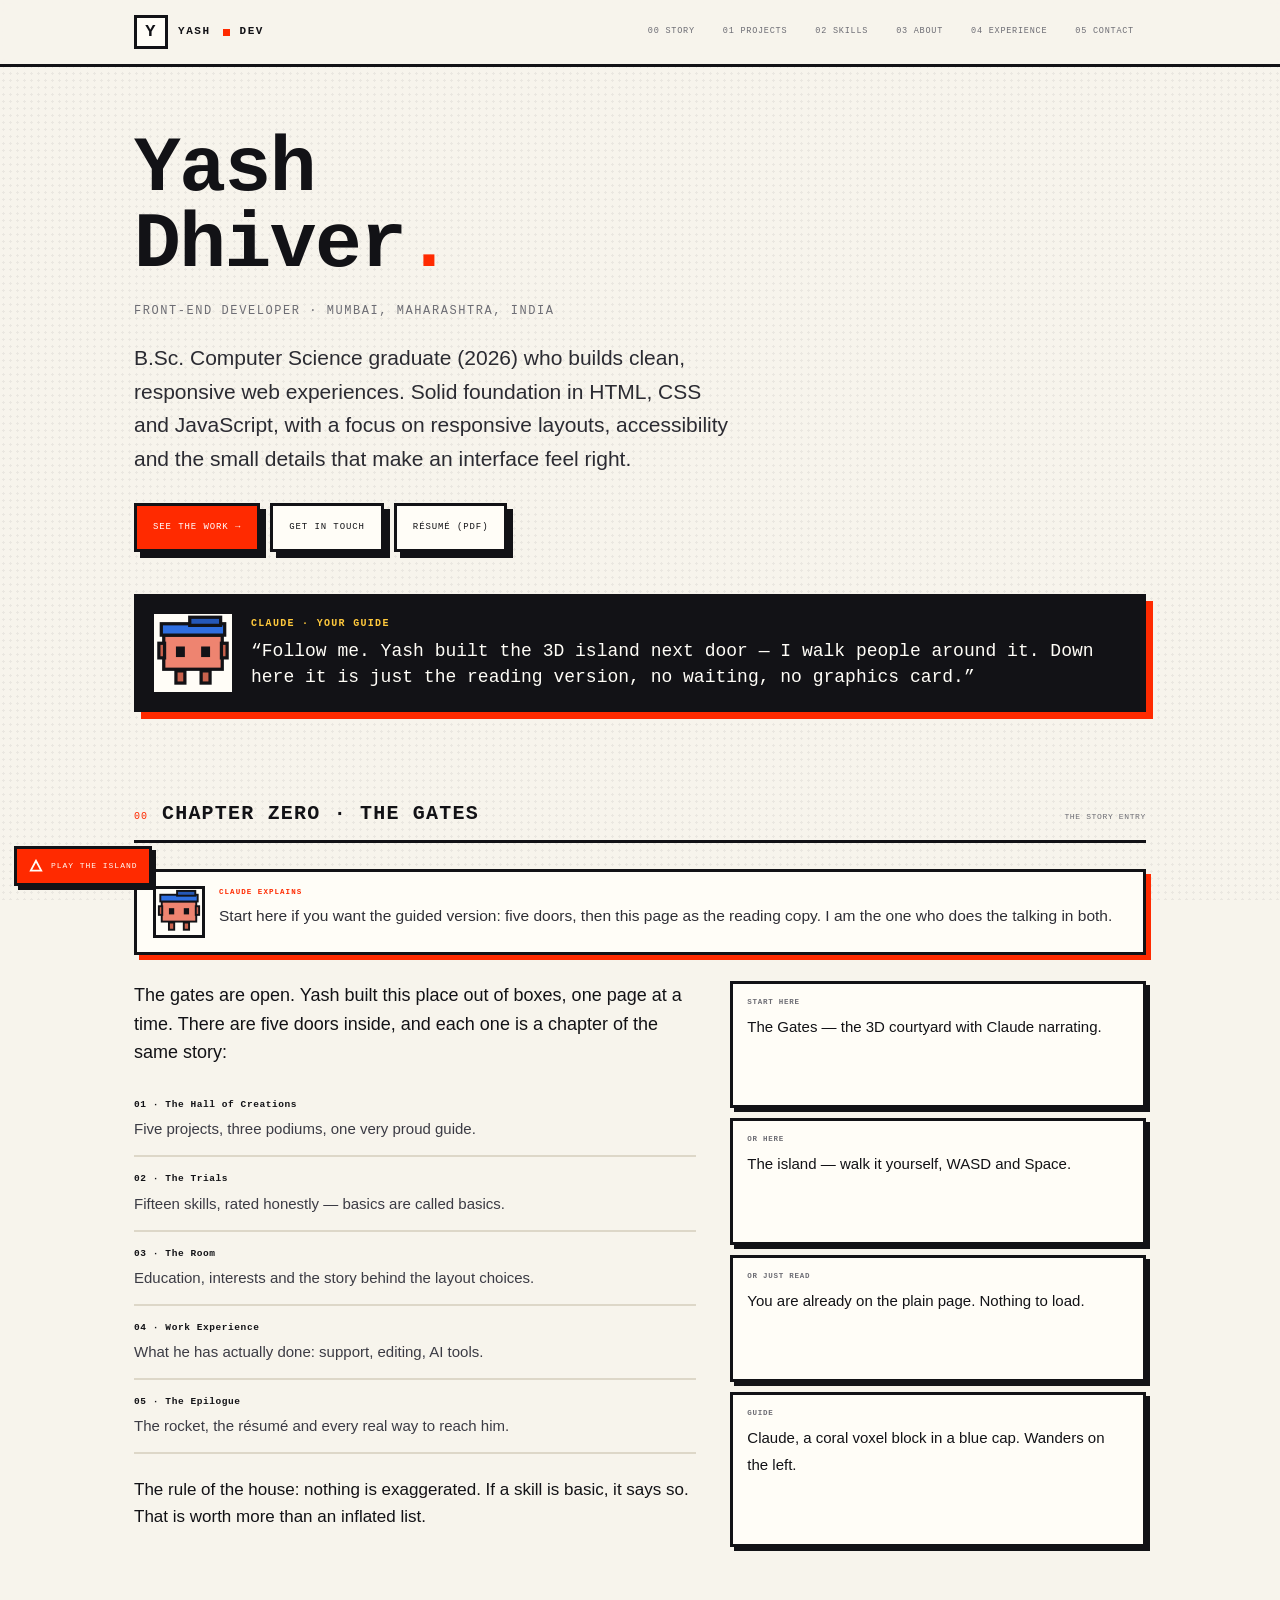
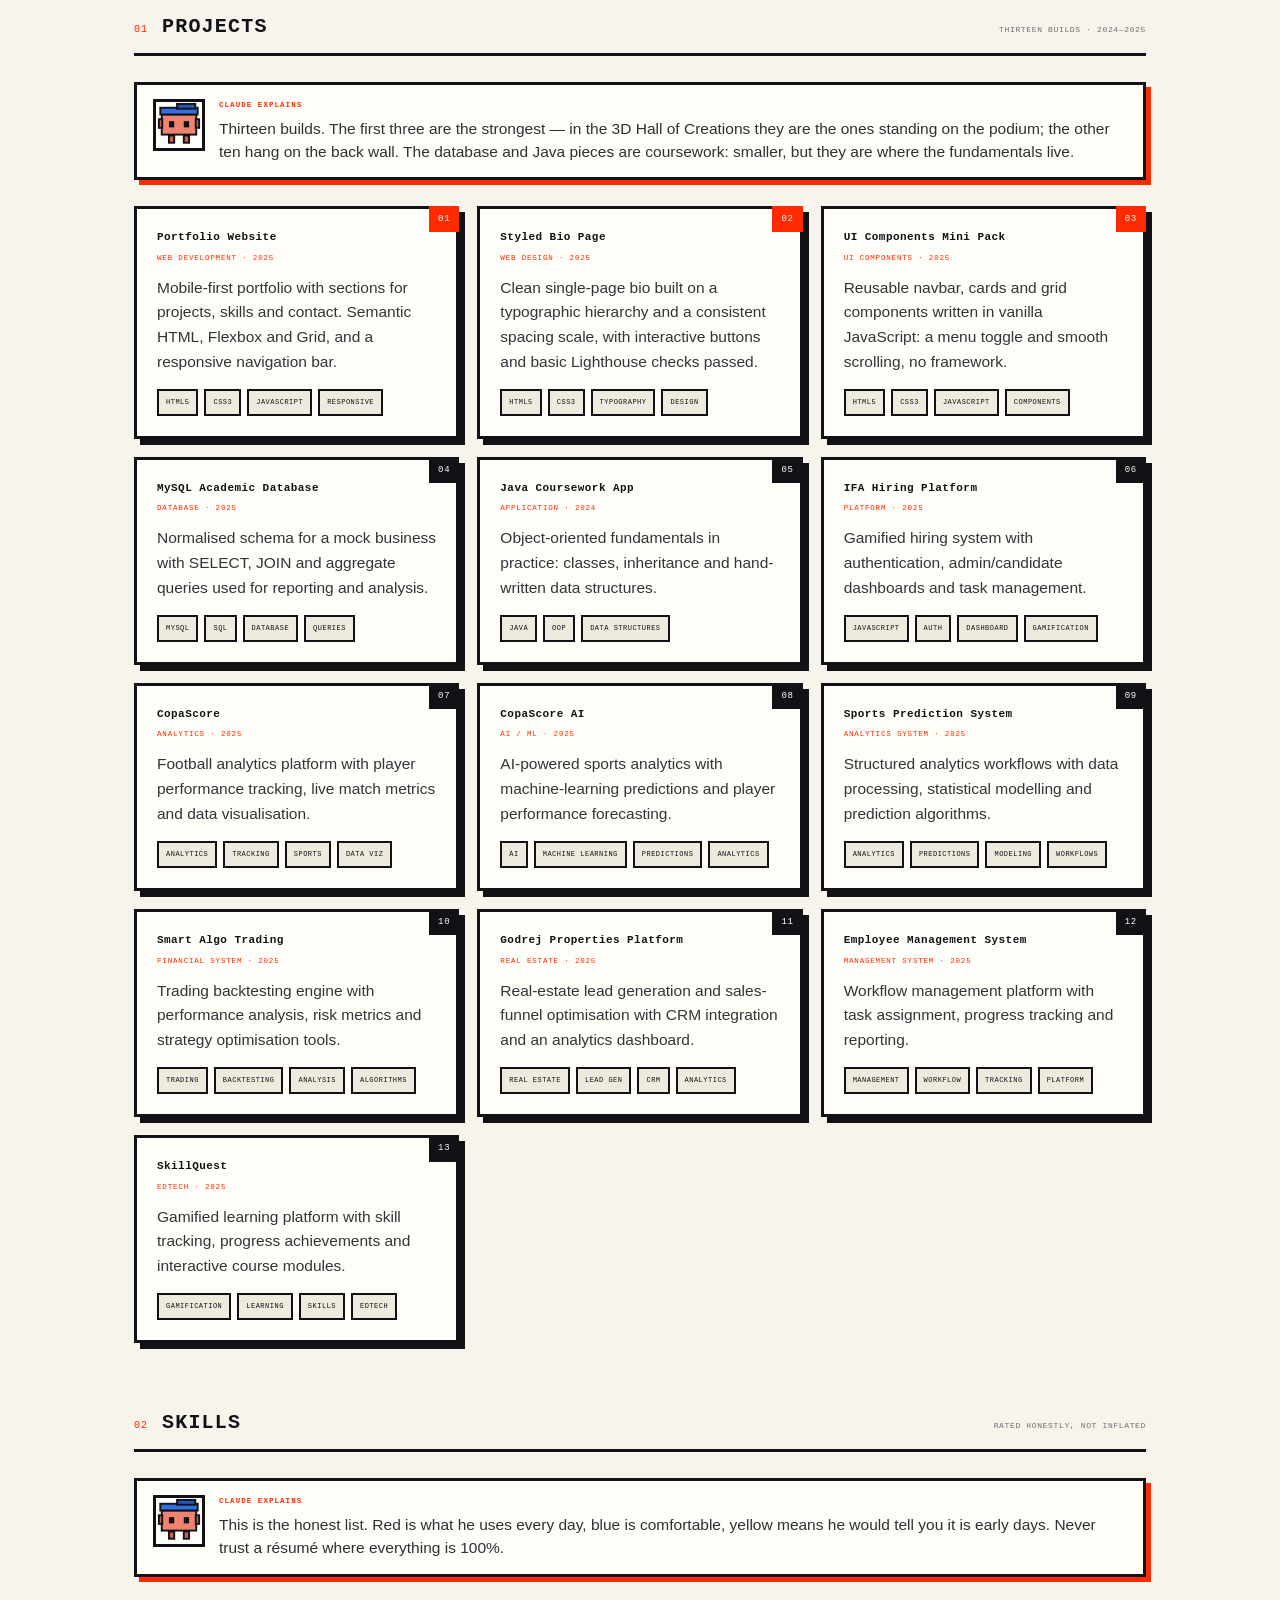
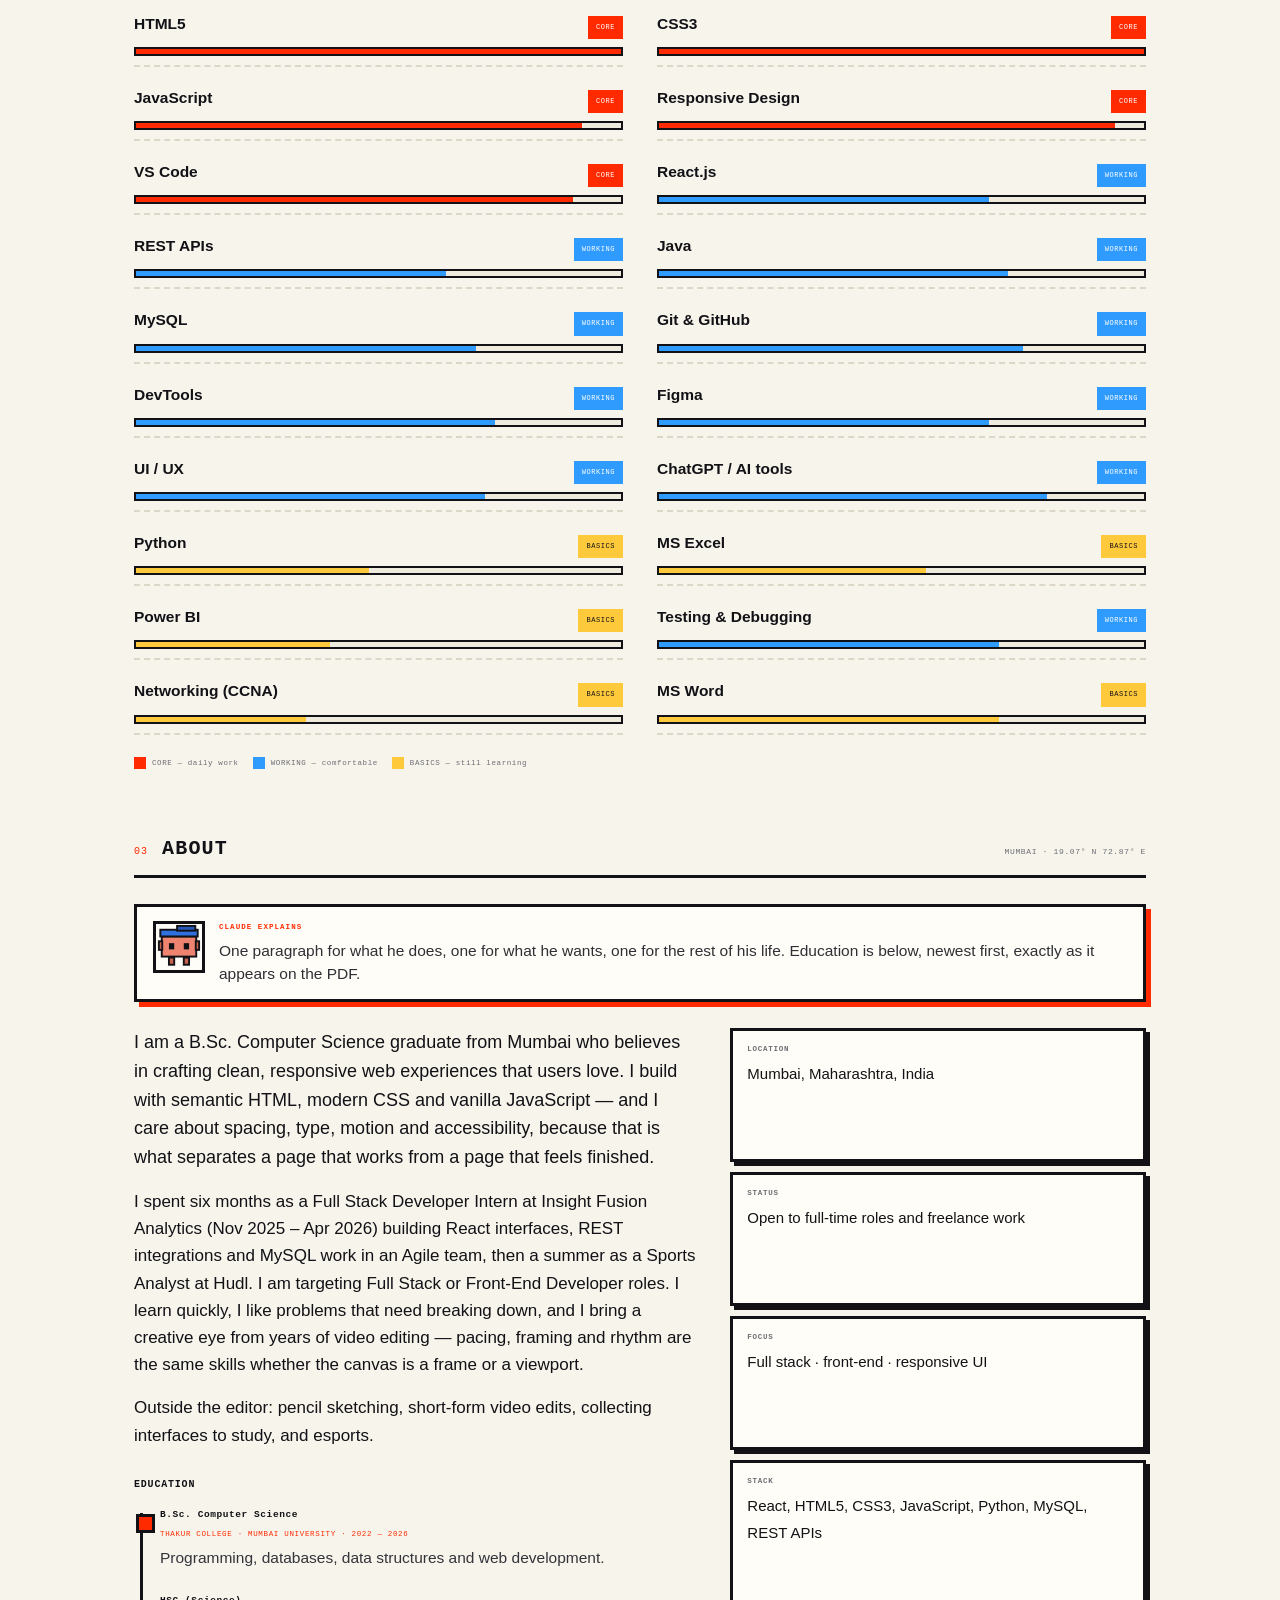
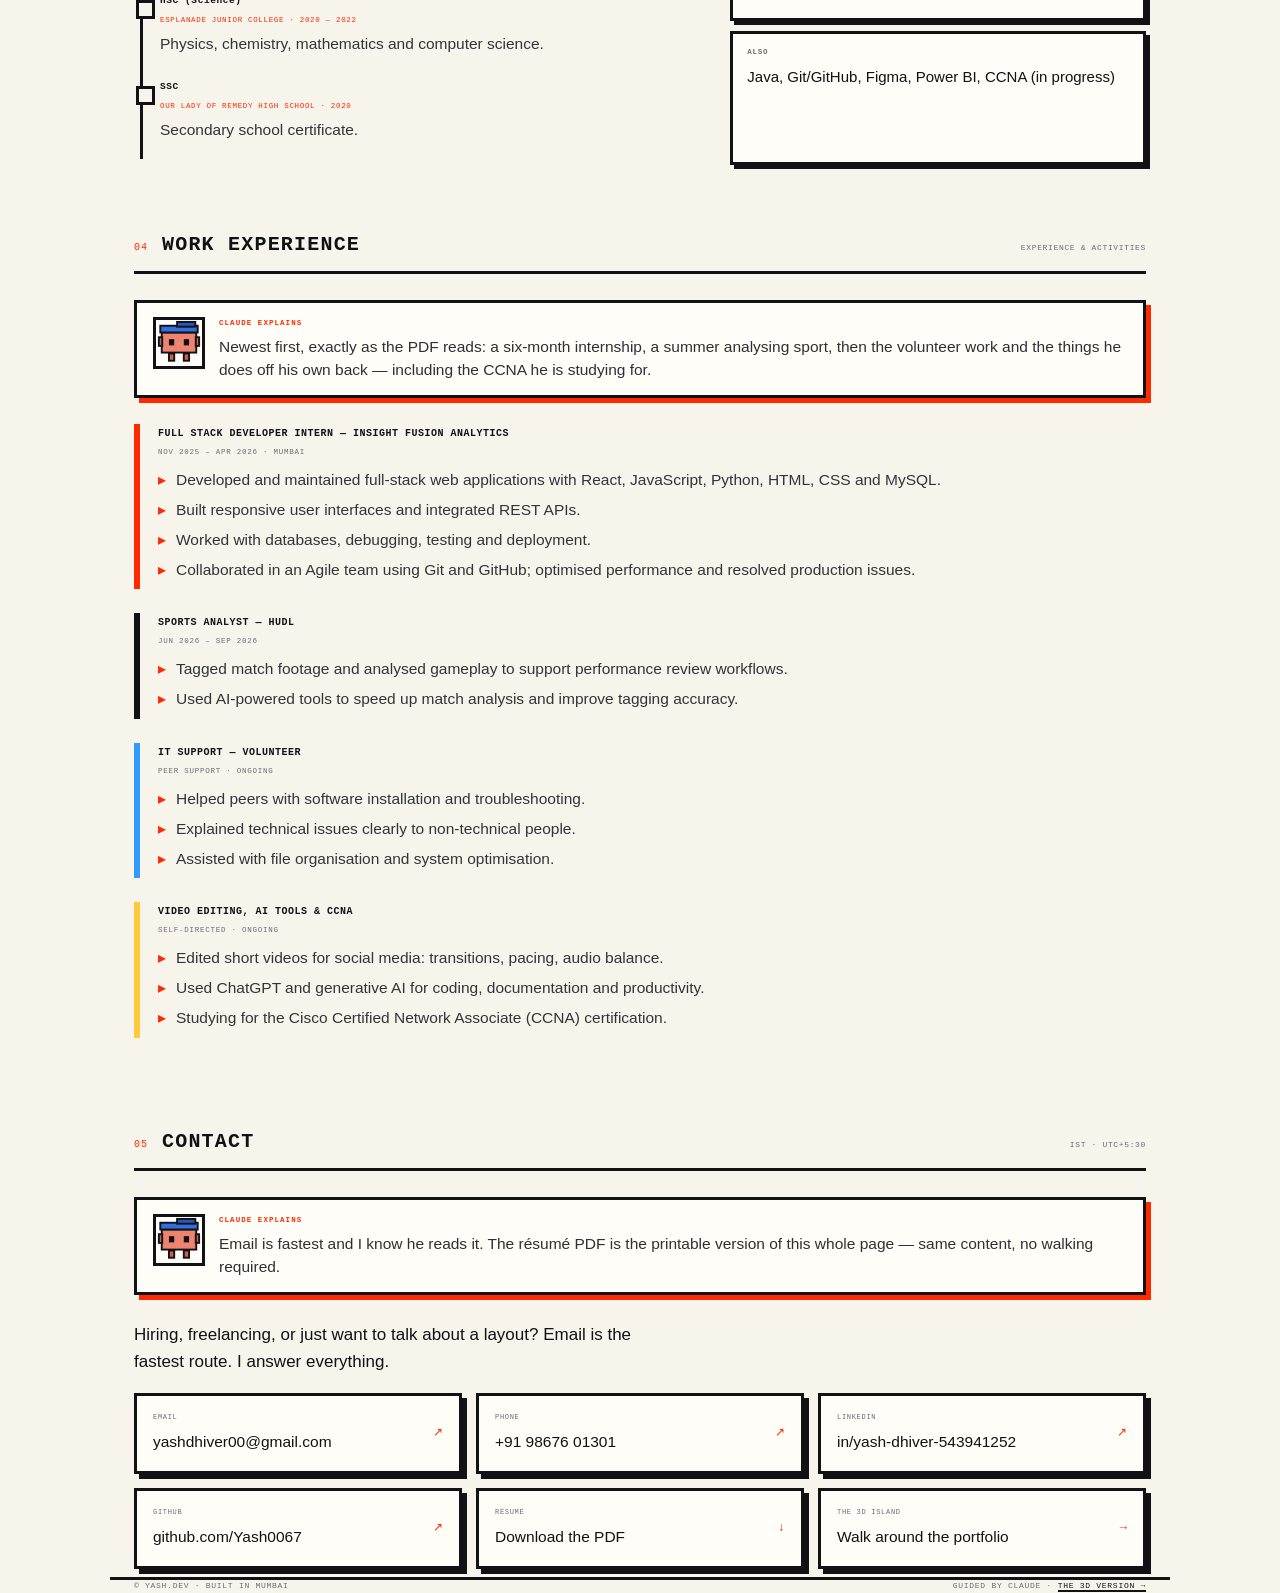
<file: index-2d.html>
<!DOCTYPE html>
<html lang="en">
<head>
<meta charset="utf-8" />
<meta name="viewport" content="width=device-width, initial-scale=1" />
<title>Yash Dhiver — Front-End Developer, Mumbai | YASH.DEV</title>
<link rel="icon" href="assets/favicon.png" />
<meta name="description" content="Yash Dhiver — Full Stack and Front-End Developer, B.Sc. Computer Science graduate in Mumbai. Projects, skills, education and contact, with Claude the guide." />
<meta name="author" content="Yash Dhiver" />
<meta name="theme-color" content="#f7f4ec" />
<style>
/* ══════════════════════════════════════════════════════════════════════════
   YASH.DEV — the paper edition.
   One file, no network, no JavaScript required. The 3D island lives in
   index.html; this is the same portfolio as a document you can read.
   ══════════════════════════════════════════════════════════════════════════ */
:root{
  --ink:#121216;
  --paper:#f7f4ec;
  --paper2:#fffdf7;
  --paper3:#efeade;
  --red:#ff2a00;
  --sky:#2f9bff;
  --sun:#ffc93c;
  --grey:#6d6d74;
  --line:#ddd7c8;
  --coral:#ee8470;
  --cap:#2f6fe0;
  --shadow:6px 6px 0 var(--ink);
  --pixel:ui-monospace,"SFMono-Regular","Cascadia Mono","Roboto Mono",Menlo,Consolas,"Courier New",monospace;
  --crt:ui-monospace,"Cascadia Mono","Roboto Mono",Menlo,Consolas,"Courier New",monospace;
  --sans:-apple-system,BlinkMacSystemFont,"Segoe UI",Roboto,Helvetica,Arial,sans-serif;
}
*{ box-sizing:border-box; }
html{ scroll-behavior:smooth; }
body{
  margin:0; background:var(--paper); color:var(--ink);
  font-family:var(--sans); font-size:17px; line-height:1.6;
  -webkit-font-smoothing:antialiased;
}
/* halftone paper */
body::before{
  content:""; position:fixed; inset:0; pointer-events:none; z-index:0;
  background-image:radial-gradient(rgba(18,18,22,.055) 1px, transparent 1.2px);
  background-size:7px 7px;
}
a{ color:var(--ink); text-decoration:none; }
.wrap{ position:relative; z-index:1; max-width:1060px; margin:0 auto; padding:0 24px; }

/* ── top bar ─────────────────────────────────────────────────────────────── */
.topbar{
  position:sticky; top:0; z-index:20; background:rgba(247,244,236,.94);
  backdrop-filter:blur(6px); border-bottom:3px solid var(--ink);
}
.topbar .wrap{ display:flex; align-items:center; gap:14px; height:64px; padding:0 24px; }
.brand{ display:flex; align-items:center; gap:10px; font-family:var(--pixel); font-size:11px; letter-spacing:.14em; font-weight:700; }
.brand .mark{
  width:34px; height:34px; border:3px solid var(--ink); background:var(--paper2);
  display:grid; place-items:center; font-family:var(--pixel); font-size:17px; font-weight:700;
}
.brand .dot{ width:7px; height:7px; background:var(--red); display:inline-block; margin-left:2px; }
.nav{ margin-left:auto; display:flex; gap:4px; flex-wrap:wrap; }
.nav a{
  font-family:var(--pixel); font-size:8.5px; letter-spacing:.09em; padding:9px 10px;
  border:2px solid transparent; color:var(--grey);
}
.nav a:hover, .nav a:focus-visible{ color:var(--ink); border-color:var(--ink); outline:none; background:var(--paper2); }
@media (max-width:820px){ .nav{ display:none; } }

/* ── hero ───────────────────────────────────────────────────────────────── */
.hero{ padding:64px 0 30px; }
.hero h1{
  font-family:var(--pixel); font-weight:700; margin:0;
  font-size:clamp(34px, 7.4vw, 78px); line-height:.98; letter-spacing:-.02em;
}
.hero h1 span{ color:var(--red); }
.role{
  font-family:var(--pixel); font-size:clamp(9px, 1.4vw, 12px); letter-spacing:.13em;
  color:var(--grey); margin:18px 0 0;
}
.lede{ font-size:clamp(17px, 2.1vw, 21px); max-width:52ch; margin:20px 0 0; color:#2b2b32; }
.cta{ display:flex; gap:10px; flex-wrap:wrap; margin-top:28px; }
.btn{
  display:inline-flex; align-items:center; gap:8px;
  font-family:var(--pixel); font-size:9px; letter-spacing:.1em;
  padding:14px 16px; border:3px solid var(--ink); background:var(--paper2); color:var(--ink);
  box-shadow:var(--shadow); transition:transform .08s ease, box-shadow .08s ease, background .12s;
  cursor:pointer;
}
.btn:hover{ background:#fff; }
.btn:active{ transform:translate(4px,4px); box-shadow:2px 2px 0 var(--ink); }
.btn--red{ background:var(--red); color:#fff; border-color:var(--ink); }
.btn--red:hover{ background:#ff4019; }
.btn:focus-visible{ outline:3px solid var(--sky); outline-offset:3px; }

/* ── Claude ─────────────────────────────────────────────────────────────── */
.claude{
  display:grid; grid-template-columns:84px 1fr; gap:16px; align-items:center;
  border:3px solid var(--ink); background:var(--ink); color:var(--paper2);
  padding:14px; box-shadow:7px 7px 0 var(--red); margin:42px 0 0;
}
.claude svg{ width:84px; height:84px; display:block; background:var(--paper2); border:3px solid var(--ink); }
.claude b{ font-family:var(--pixel); font-size:10px; letter-spacing:.13em; color:var(--sun); display:block; margin-bottom:6px; }
.claude p{ margin:0; font-family:var(--crt); font-size:18px; line-height:1.45; }
@media (max-width:560px){ .claude{ grid-template-columns:60px 1fr; } .claude svg{ width:60px; height:60px; } .claude p{ font-size:16px; } }

/* ── sections ───────────────────────────────────────────────────────────── */
section{ padding:56px 0 8px; }
.head{
  display:flex; align-items:baseline; gap:14px; border-bottom:3px solid var(--ink);
  padding-bottom:10px; margin-bottom:26px;
}
.head .num{ font-family:var(--pixel); font-size:10px; color:var(--red); letter-spacing:.1em; }
.head h2{
  font-family:var(--pixel); font-size:clamp(13px, 2.6vw, 20px); letter-spacing:.06em; margin:0;
}
.head .hint{ margin-left:auto; font-family:var(--pixel); font-size:8px; color:var(--grey); letter-spacing:.08em; }
@media (max-width:620px){ .head .hint{ display:none; } }

/* ── project cards ──────────────────────────────────────────────────────── */
.grid{ display:grid; grid-template-columns:repeat(auto-fit, minmax(290px,1fr)); gap:18px; }
.card{
  background:var(--paper2); border:3px solid var(--ink); padding:20px;
  box-shadow:var(--shadow); position:relative; transition:transform .12s, box-shadow .12s;
}
.card:hover{ transform:translate(-2px,-2px); box-shadow:9px 9px 0 var(--ink); }
.card .idx{
  position:absolute; top:-3px; right:-3px; background:var(--ink); color:var(--paper2);
  font-family:var(--pixel); font-size:9px; padding:6px 9px; letter-spacing:.08em;
}
.card h3{
  font-family:var(--pixel); font-size:11px; line-height:1.5; letter-spacing:.04em;
  margin:0 0 6px; padding-right:44px;
}
.card .kind{ font-family:var(--pixel); font-size:7.5px; letter-spacing:.11em; color:var(--red); display:block; margin-bottom:12px; }
.card p{ margin:0 0 14px; font-size:15.5px; color:#33333a; }
.chips{ display:flex; gap:6px; flex-wrap:wrap; }
.chip{
  font-family:var(--pixel); font-size:7px; letter-spacing:.07em; padding:6px 7px;
  border:2px solid var(--ink); background:var(--paper3); color:var(--ink);
}
.card--star{ border-color:var(--ink); }
.card--star .idx{ background:var(--red); }

/* ── skills ─────────────────────────────────────────────────────────────── */
.skillgrid{ display:grid; grid-template-columns:repeat(auto-fit, minmax(320px,1fr)); gap:10px 34px; }
.skill{ padding:9px 0; border-bottom:2px dashed var(--line); }
.skill .row{ display:flex; align-items:baseline; gap:10px; }
.skill .n{ font-size:15.5px; font-weight:600; }
.skill .tier{
  margin-left:auto; font-family:var(--pixel); font-size:7px; letter-spacing:.08em;
  padding:4px 6px; border:2px solid var(--ink);
}
.skill .tier[data-tier="core"]{ background:var(--red); color:#fff; border-color:var(--red); }
.skill .tier[data-tier="work"]{ background:var(--sky); color:#fff; border-color:var(--sky); }
.skill .tier[data-tier="basic"]{ background:var(--sun); color:var(--ink); border-color:var(--sun); }
.bar{ height:9px; background:var(--paper3); border:2px solid var(--ink); margin-top:8px; position:relative; overflow:hidden; }
.bar i{ display:block; height:100%; background:var(--ink); }
.bar i[data-tier="core"]{ background:var(--red); }
.bar i[data-tier="work"]{ background:var(--sky); }
.bar i[data-tier="basic"]{ background:var(--sun); }
.legend{ display:flex; gap:14px; flex-wrap:wrap; margin:22px 0 0; font-family:var(--pixel); font-size:7.5px; letter-spacing:.08em; color:var(--grey); }
.legend span{ display:flex; align-items:center; gap:6px; }
.legend i{ width:12px; height:12px; border:2px solid var(--ink); display:inline-block; }

/* ── about / timeline ───────────────────────────────────────────────────── */
.two{ display:grid; grid-template-columns:1.15fr .85fr; gap:34px; }
@media (max-width:820px){ .two{ grid-template-columns:1fr; } }
.two p{ margin:0 0 16px; }
.two p:first-child{ font-size:18px; }
.facts{ display:grid; gap:10px; }
.fact{ border:3px solid var(--ink); background:var(--paper2); padding:12px 14px; box-shadow:4px 4px 0 var(--ink); }
.fact b{ display:block; font-family:var(--pixel); font-size:7.5px; letter-spacing:.1em; color:var(--grey); margin-bottom:5px; }
.fact span{ font-size:15px; }

.timeline{ position:relative; margin-top:14px; padding-left:26px; }
.timeline::before{ content:""; position:absolute; left:6px; top:6px; bottom:6px; width:3px; background:var(--ink); }
.tl{ position:relative; padding:0 0 22px; }
.tl::before{
  content:""; position:absolute; left:-24px; top:7px; width:13px; height:13px;
  background:var(--paper); border:3px solid var(--ink);
}
.tl:first-child::before{ background:var(--red); }
.tl h4{ font-family:var(--pixel); font-size:9.5px; letter-spacing:.06em; margin:0 0 6px; }
.tl .meta{ font-family:var(--pixel); font-size:7.5px; letter-spacing:.09em; color:var(--red); margin-bottom:6px; }
.tl p{ margin:0; font-size:15.5px; color:#33333a; }


/* ── Claude, explaining each section ─────────────────────────────────────── */
.guide-note{
  display:grid; grid-template-columns:52px 1fr; gap:14px; align-items:start;
  border:3px solid var(--ink); background:var(--paper2); padding:14px 16px;
  box-shadow:5px 5px 0 var(--red); margin:0 0 26px;
}
.guide-note-face{ width:52px; height:52px; border:3px solid var(--ink); background:#fffdf7; display:block; }
.guide-note b{
  display:block; font-family:var(--pixel); font-size:7.5px; letter-spacing:.14em;
  color:var(--red); margin-bottom:6px;
}
.guide-note p{ margin:0; font-size:15.5px; line-height:1.5; color:#2f2f36; }
@media (max-width:520px){
  .guide-note{ grid-template-columns:40px 1fr; gap:10px; padding:11px 12px; }
  .guide-note-face{ width:40px; height:40px; }
  .guide-note p{ font-size:14.5px; }
}

/* ── chapter list ───────────────────────────────────────────────────────── */
.chapters{ list-style:none; margin:0 0 22px; padding:0; counter-reset:c; }
.chapters li{ border-bottom:2px solid var(--line); }
.chapters li a{ display:block; padding:14px 0; }
.chapters li a:hover{ background:var(--paper3); }
.chapters b{ font-family:var(--pixel); font-size:9.5px; letter-spacing:.06em; display:block; margin-bottom:5px; }
.chapters span{ display:block; font-size:15px; color:#3b3b44; }

/* ── quests ─────────────────────────────────────────────────────────────── */
.quest{ border-left:6px solid var(--red); padding:2px 0 2px 18px; margin-bottom:24px; }
.quest h4{ font-family:var(--pixel); font-size:10px; letter-spacing:.05em; margin:0 0 4px; }
.quest .meta{ font-family:var(--pixel); font-size:7.5px; letter-spacing:.1em; color:var(--grey); margin-bottom:10px; }
.quest ul{ margin:0; padding:0; list-style:none; }
.quest li{ position:relative; padding-left:18px; font-size:15.5px; margin-bottom:5px; color:#33333a; }
.quest li::before{ content:"▸"; position:absolute; left:0; color:var(--red); }

/* ── contact ────────────────────────────────────────────────────────────── */
.contact{ display:grid; grid-template-columns:repeat(auto-fit, minmax(260px,1fr)); gap:14px; margin-top:6px; }
.cline{
  display:flex; align-items:center; justify-content:space-between; gap:10px;
  border:3px solid var(--ink); background:var(--paper2); padding:16px;
  box-shadow:5px 5px 0 var(--ink); transition:transform .1s, box-shadow .1s;
}
.cline:hover{ transform:translate(-2px,-2px); box-shadow:7px 7px 0 var(--red); }
.cline .k{ font-family:var(--pixel); font-size:7px; letter-spacing:.1em; color:var(--grey); display:block; margin-bottom:5px; }
.cline .v{ font-size:15.5px; word-break:break-word; }
.cline .go{ font-family:var(--pixel); font-size:12px; color:var(--red); }
.cline:focus-visible{ outline:3px solid var(--sky); outline-offset:3px; }

footer{
  margin-top:70px; border-top:3px solid var(--ink); padding:26px 0 46px;
  display:flex; justify-content:space-between; gap:14px; flex-wrap:wrap;
  font-family:var(--pixel); font-size:8px; letter-spacing:.09em; color:var(--grey);
}
footer a{ border-bottom:2px solid var(--ink); }

/* ── motion, but politely ───────────────────────────────────────────────── */
@media (prefers-reduced-motion: reduce){
  html{ scroll-behavior:auto; }
  *{ transition:none !important; animation:none !important; }
}
@media print{
  body::before, .topbar, .claude, .cta{ display:none; }
  .card, .cline, .fact{ box-shadow:none; break-inside:avoid; }
  section{ padding:20px 0; }
}

  /* the floating way into the 3D island */
  .float3d{
    position:fixed; left:14px; bottom:max(14px, env(safe-area-inset-bottom)); z-index:60;
    display:inline-flex; align-items:center; gap:8px; width:auto;
    font-family:var(--pixel, monospace); font-size:8px; letter-spacing:.12em;
    background:var(--red, #ff2a00); color:#fffdf7; border:3px solid var(--ink, #121216);
    box-shadow:4px 4px 0 var(--ink, #121216); padding:10px 12px; text-decoration:none;
  }
  .float3d svg{ width:14px; height:14px; }
  @media (max-width:520px){ .float3d{ font-size:7px; padding:8px 10px; } }
</style>
</head>
<body>

<header class="topbar">
  <div class="wrap">
    <a class="brand" href="#top" aria-label="Yash Dhiver, back to top">
      <span class="mark" aria-hidden="true">Y</span>
      YASH<span class="dot" aria-hidden="true"></span>DEV
    </a>
    <nav class="nav" aria-label="Sections">
      <a href="#story">00 STORY</a>
      <a href="#projects">01 PROJECTS</a>
      <a href="#skills">02 SKILLS</a>
      <a href="#about">03 ABOUT</a>
      <a href="#quests">04 EXPERIENCE</a>
      <a href="#contact">05 CONTACT</a>
    </nav>
  </div>
</header>

<svg width="0" height="0" style="position:absolute" aria-hidden="true" focusable="false">
      <symbol id="claude-mark" viewBox="0 0 96 96">
        <rect width="96" height="96" fill="#fffdf7"/>
        <g stroke="#121216" stroke-width="4">
          <rect x="12" y="26" width="72" height="42" fill="#ee8470"/>
          <rect x="9" y="12" width="78" height="14" fill="#2f6fe0"/>
          <rect x="44" y="4" width="38" height="10" fill="#2558b8"/>
          <rect x="27" y="40" width="11" height="13" fill="#121216" stroke="none"/>
          <rect x="58" y="40" width="11" height="13" fill="#121216" stroke="none"/>
          <rect x="6" y="36" width="7" height="18" fill="#c9624d"/>
          <rect x="83" y="36" width="7" height="18" fill="#c9624d"/>
          <rect x="27" y="70" width="11" height="15" fill="#c9624d"/>
          <rect x="58" y="70" width="11" height="15" fill="#c9624d"/>
        </g>
      </symbol>
    </svg>

<main id="top">
  <div class="wrap">

    <!-- ── hero ──────────────────────────────────────────────────────── -->
    <section class="hero">
      <h1>Yash<br />Dhiver<span aria-hidden="true">.</span></h1>
      <p class="role">FRONT-END DEVELOPER · MUMBAI, MAHARASHTRA, INDIA</p>
      <p class="lede">
        B.Sc. Computer Science graduate (2026) who builds clean, responsive web experiences.
        Solid foundation in HTML, CSS and JavaScript, with a focus on responsive
        layouts, accessibility and the small details that make an interface feel right.
      </p>
      <div class="cta">
        <a class="btn btn--red" href="#projects">SEE THE WORK →</a>
        <a class="btn" href="#contact">GET IN TOUCH</a>
        <a class="btn" href="assets/resumes/Yash_Dhiver_FullStack_Developer_Resume.pdf" download>RÉSUMÉ (PDF)</a>
      </div>

      <!-- Claude, the guide -->
      <div class="claude">
        <svg viewBox="0 0 96 96" role="img" aria-label="Claude, the voxel guide">
          <g stroke="#121216" stroke-width="4">
            <rect x="12" y="26" width="72" height="42" fill="#ee8470"/>
            <rect x="9" y="12" width="78" height="14" fill="#2f6fe0"/>
            <rect x="44" y="4" width="38" height="10" fill="#2558b8"/>
            <rect x="27" y="40" width="11" height="13" fill="#121216" stroke="none"/>
            <rect x="58" y="40" width="11" height="13" fill="#121216" stroke="none"/>
            <rect x="6" y="36" width="7" height="18" fill="#c9624d"/>
            <rect x="83" y="36" width="7" height="18" fill="#c9624d"/>
            <rect x="27" y="70" width="11" height="15" fill="#c9624d"/>
            <rect x="58" y="70" width="11" height="15" fill="#c9624d"/>
          </g>
        </svg>
        <div>
          <b>CLAUDE · YOUR GUIDE</b>
          <p>“Follow me. Yash built the 3D island next door — I walk people around it.
             Down here it is just the reading version, no waiting, no graphics card.”</p>
        </div>
      </div>
    </section>


    <!-- ── chapter zero ──────────────────────────────────────────────── -->
    <section id="story" aria-labelledby="story-h">
      <div class="head">
        <span class="num">00</span>
        <h2 id="story-h">CHAPTER ZERO · THE GATES</h2>
        <span class="hint">THE STORY ENTRY</span>
      </div>

      <div class="guide-note">
        <svg class="guide-note-face" aria-hidden="true"><use href="#claude-mark"/></svg>
        <div><b>CLAUDE EXPLAINS</b><p>Start here if you want the guided version: five doors, then this page as the reading copy. I am the one who does the talking in both.</p></div>
      </div>
      <div class="two">
        <div>
          <p>The gates are open. Yash built this place out of boxes, one page at a time.
             There are five doors inside, and each one is a chapter of the same story:</p>
          <ol class="chapters">
            <li><a href="projects.html"><b>01 · The Hall of Creations</b><span>Five projects, three podiums, one very proud guide.</span></a></li>
            <li><a href="skills.html"><b>02 · The Trials</b><span>Fifteen skills, rated honestly — basics are called basics.</span></a></li>
            <li><a href="about.html"><b>03 · The Room</b><span>Education, interests and the story behind the layout choices.</span></a></li>
            <li><a href="quests.html"><b>04 · Work Experience</b><span>What he has actually done: support, editing, AI tools.</span></a></li>
            <li><a href="contact.html"><b>05 · The Epilogue</b><span>The rocket, the résumé and every real way to reach him.</span></a></li>
          </ol>
          <p>The rule of the house: nothing is exaggerated. If a skill is basic, it says so.
             That is worth more than an inflated list.</p>
        </div>
        <aside class="facts" aria-label="How to read this">
          <div class="fact"><b>START HERE</b><span><a href="story.html">The Gates</a> — the 3D courtyard with Claude narrating.</span></div>
          <div class="fact"><b>OR HERE</b><span><a href="index.html?story=1">The island</a> — walk it yourself, WASD and Space.</span></div>
          <div class="fact"><b>OR JUST READ</b><span>You are already on the plain page. Nothing to load.</span></div>
          <div class="fact"><b>GUIDE</b><span>Claude, a coral voxel block in a blue cap. Wanders on the left.</span></div>
        </aside>
      </div>
    </section>

    <!-- ── 01 projects ───────────────────────────────────────────────── -->
    <section id="projects">
      <div class="head">
        <span class="num">01</span>
        <h2>PROJECTS</h2>
        <span class="hint">THIRTEEN BUILDS · 2024—2025</span>
      </div>

      <div class="guide-note">
        <svg class="guide-note-face" aria-hidden="true"><use href="#claude-mark"/></svg>
        <div><b>CLAUDE EXPLAINS</b><p>Thirteen builds. The first three are the strongest — in the 3D Hall of Creations they are the ones standing on the podium; the other ten hang on the back wall. The database and Java pieces are coursework: smaller, but they are where the fundamentals live.</p></div>
      </div>
      <div class="grid">

        <article class="card card--star">
          <span class="idx">01</span>
          <h3>Portfolio Website</h3>
          <span class="kind">WEB DEVELOPMENT · 2025</span>
          <p>Mobile-first portfolio with sections for projects, skills and contact.
             Semantic HTML, Flexbox and Grid, and a responsive navigation bar.</p>
          <div class="chips">
            <span class="chip">HTML5</span><span class="chip">CSS3</span>
            <span class="chip">JAVASCRIPT</span><span class="chip">RESPONSIVE</span>
          </div>
        </article>

        <article class="card card--star">
          <span class="idx">02</span>
          <h3>Styled Bio Page</h3>
          <span class="kind">WEB DESIGN · 2025</span>
          <p>Clean single-page bio built on a typographic hierarchy and a consistent
             spacing scale, with interactive buttons and basic Lighthouse checks passed.</p>
          <div class="chips">
            <span class="chip">HTML5</span><span class="chip">CSS3</span>
            <span class="chip">TYPOGRAPHY</span><span class="chip">DESIGN</span>
          </div>
        </article>

        <article class="card card--star">
          <span class="idx">03</span>
          <h3>UI Components Mini Pack</h3>
          <span class="kind">UI COMPONENTS · 2025</span>
          <p>Reusable navbar, cards and grid components written in vanilla JavaScript:
             a menu toggle and smooth scrolling, no framework.</p>
          <div class="chips">
            <span class="chip">HTML5</span><span class="chip">CSS3</span>
            <span class="chip">JAVASCRIPT</span><span class="chip">COMPONENTS</span>
          </div>
        </article>

        <article class="card">
          <span class="idx">04</span>
          <h3>MySQL Academic Database</h3>
          <span class="kind">DATABASE · 2025</span>
          <p>Normalised schema for a mock business with SELECT, JOIN and aggregate
             queries used for reporting and analysis.</p>
          <div class="chips">
            <span class="chip">MYSQL</span><span class="chip">SQL</span>
            <span class="chip">DATABASE</span><span class="chip">QUERIES</span>
          </div>
        </article>

        <article class="card">
          <span class="idx">05</span>
          <h3>Java Coursework App</h3>
          <span class="kind">APPLICATION · 2024</span>
          <p>Object-oriented fundamentals in practice: classes, inheritance and
             hand-written data structures.</p>
          <div class="chips">
            <span class="chip">JAVA</span><span class="chip">OOP</span>
            <span class="chip">DATA STRUCTURES</span>
          </div>
        </article>

        <article class="card">
          <span class="idx">06</span>
          <h3>IFA Hiring Platform</h3>
          <span class="kind">PLATFORM · 2025</span>
          <p>Gamified hiring system with authentication, admin/candidate dashboards and task management.</p>
          <div class="chips">
            <span class="chip">JAVASCRIPT</span>
            <span class="chip">AUTH</span>
            <span class="chip">DASHBOARD</span>
            <span class="chip">GAMIFICATION</span>
          </div>
        </article>

        <article class="card">
          <span class="idx">07</span>
          <h3>CopaScore</h3>
          <span class="kind">ANALYTICS · 2025</span>
          <p>Football analytics platform with player performance tracking, live match metrics and data visualisation.</p>
          <div class="chips">
            <span class="chip">ANALYTICS</span>
            <span class="chip">TRACKING</span>
            <span class="chip">SPORTS</span>
            <span class="chip">DATA VIZ</span>
          </div>
        </article>

        <article class="card">
          <span class="idx">08</span>
          <h3>CopaScore AI</h3>
          <span class="kind">AI / ML · 2025</span>
          <p>AI-powered sports analytics with machine-learning predictions and player performance forecasting.</p>
          <div class="chips">
            <span class="chip">AI</span>
            <span class="chip">MACHINE LEARNING</span>
            <span class="chip">PREDICTIONS</span>
            <span class="chip">ANALYTICS</span>
          </div>
        </article>

        <article class="card">
          <span class="idx">09</span>
          <h3>Sports Prediction System</h3>
          <span class="kind">ANALYTICS SYSTEM · 2025</span>
          <p>Structured analytics workflows with data processing, statistical modelling and prediction algorithms.</p>
          <div class="chips">
            <span class="chip">ANALYTICS</span>
            <span class="chip">PREDICTIONS</span>
            <span class="chip">MODELING</span>
            <span class="chip">WORKFLOWS</span>
          </div>
        </article>

        <article class="card">
          <span class="idx">10</span>
          <h3>Smart Algo Trading</h3>
          <span class="kind">FINANCIAL SYSTEM · 2025</span>
          <p>Trading backtesting engine with performance analysis, risk metrics and strategy optimisation tools.</p>
          <div class="chips">
            <span class="chip">TRADING</span>
            <span class="chip">BACKTESTING</span>
            <span class="chip">ANALYSIS</span>
            <span class="chip">ALGORITHMS</span>
          </div>
        </article>

        <article class="card">
          <span class="idx">11</span>
          <h3>Godrej Properties Platform</h3>
          <span class="kind">REAL ESTATE · 2025</span>
          <p>Real-estate lead generation and sales-funnel optimisation with CRM integration and an analytics dashboard.</p>
          <div class="chips">
            <span class="chip">REAL ESTATE</span>
            <span class="chip">LEAD GEN</span>
            <span class="chip">CRM</span>
            <span class="chip">ANALYTICS</span>
          </div>
        </article>

        <article class="card">
          <span class="idx">12</span>
          <h3>Employee Management System</h3>
          <span class="kind">MANAGEMENT SYSTEM · 2025</span>
          <p>Workflow management platform with task assignment, progress tracking and reporting.</p>
          <div class="chips">
            <span class="chip">MANAGEMENT</span>
            <span class="chip">WORKFLOW</span>
            <span class="chip">TRACKING</span>
            <span class="chip">PLATFORM</span>
          </div>
        </article>

        <article class="card">
          <span class="idx">13</span>
          <h3>SkillQuest</h3>
          <span class="kind">EDTECH · 2025</span>
          <p>Gamified learning platform with skill tracking, progress achievements and interactive course modules.</p>
          <div class="chips">
            <span class="chip">GAMIFICATION</span>
            <span class="chip">LEARNING</span>
            <span class="chip">SKILLS</span>
            <span class="chip">EDTECH</span>
          </div>
        </article>

      </div>
    </section>

    <!-- ── 02 skills ─────────────────────────────────────────────────── -->
    <section id="skills">
      <div class="head">
        <span class="num">02</span>
        <h2>SKILLS</h2>
        <span class="hint">RATED HONESTLY, NOT INFLATED</span>
      </div>

      <div class="guide-note">
        <svg class="guide-note-face" aria-hidden="true"><use href="#claude-mark"/></svg>
        <div><b>CLAUDE EXPLAINS</b><p>This is the honest list. Red is what he uses every day, blue is comfortable, yellow means he would tell you it is early days. Never trust a résumé where everything is 100%.</p></div>
      </div>
      <div class="skillgrid">
        <div class="skill"><div class="row"><span class="n">HTML5</span><span class="tier" data-tier="core">CORE</span></div><div class="bar"><i data-tier="core" style="width:100%"></i></div></div>
        <div class="skill"><div class="row"><span class="n">CSS3</span><span class="tier" data-tier="core">CORE</span></div><div class="bar"><i data-tier="core" style="width:100%"></i></div></div>
        <div class="skill"><div class="row"><span class="n">JavaScript</span><span class="tier" data-tier="core">CORE</span></div><div class="bar"><i data-tier="core" style="width:92%"></i></div></div>
        <div class="skill"><div class="row"><span class="n">Responsive Design</span><span class="tier" data-tier="core">CORE</span></div><div class="bar"><i data-tier="core" style="width:94%"></i></div></div>
        <div class="skill"><div class="row"><span class="n">VS Code</span><span class="tier" data-tier="core">CORE</span></div><div class="bar"><i data-tier="core" style="width:90%"></i></div></div>
        <div class="skill"><div class="row"><span class="n">React.js</span><span class="tier" data-tier="work">WORKING</span></div><div class="bar"><i data-tier="work" style="width:68%"></i></div></div>
        <div class="skill"><div class="row"><span class="n">REST APIs</span><span class="tier" data-tier="work">WORKING</span></div><div class="bar"><i data-tier="work" style="width:64%"></i></div></div>
        <div class="skill"><div class="row"><span class="n">Java</span><span class="tier" data-tier="work">WORKING</span></div><div class="bar"><i data-tier="work" style="width:72%"></i></div></div>
        <div class="skill"><div class="row"><span class="n">MySQL</span><span class="tier" data-tier="work">WORKING</span></div><div class="bar"><i data-tier="work" style="width:70%"></i></div></div>
        <div class="skill"><div class="row"><span class="n">Git &amp; GitHub</span><span class="tier" data-tier="work">WORKING</span></div><div class="bar"><i data-tier="work" style="width:75%"></i></div></div>
        <div class="skill"><div class="row"><span class="n">DevTools</span><span class="tier" data-tier="work">WORKING</span></div><div class="bar"><i data-tier="work" style="width:74%"></i></div></div>
        <div class="skill"><div class="row"><span class="n">Figma</span><span class="tier" data-tier="work">WORKING</span></div><div class="bar"><i data-tier="work" style="width:68%"></i></div></div>
        <div class="skill"><div class="row"><span class="n">UI / UX</span><span class="tier" data-tier="work">WORKING</span></div><div class="bar"><i data-tier="work" style="width:72%"></i></div></div>
        <div class="skill"><div class="row"><span class="n">ChatGPT / AI tools</span><span class="tier" data-tier="work">WORKING</span></div><div class="bar"><i data-tier="work" style="width:80%"></i></div></div>
        <div class="skill"><div class="row"><span class="n">Python</span><span class="tier" data-tier="basic">BASICS</span></div><div class="bar"><i data-tier="basic" style="width:48%"></i></div></div>
        <div class="skill"><div class="row"><span class="n">MS Excel</span><span class="tier" data-tier="basic">BASICS</span></div><div class="bar"><i data-tier="basic" style="width:55%"></i></div></div>
        <div class="skill"><div class="row"><span class="n">Power BI</span><span class="tier" data-tier="basic">BASICS</span></div><div class="bar"><i data-tier="basic" style="width:40%"></i></div></div>
        <div class="skill"><div class="row"><span class="n">Testing &amp; Debugging</span><span class="tier" data-tier="work">WORKING</span></div><div class="bar"><i data-tier="work" style="width:70%"></i></div></div>
        <div class="skill"><div class="row"><span class="n">Networking (CCNA)</span><span class="tier" data-tier="basic">BASICS</span></div><div class="bar"><i data-tier="basic" style="width:35%"></i></div></div>
        <div class="skill"><div class="row"><span class="n">MS Word</span><span class="tier" data-tier="basic">BASICS</span></div><div class="bar"><i data-tier="basic" style="width:70%"></i></div></div>
      </div>
      <div class="legend">
        <span><i style="background:var(--red); border-color:var(--red)"></i> CORE — daily work</span>
        <span><i style="background:var(--sky); border-color:var(--sky)"></i> WORKING — comfortable</span>
        <span><i style="background:var(--sun); border-color:var(--sun)"></i> BASICS — still learning</span>
      </div>
    </section>

    <!-- ── 03 about ──────────────────────────────────────────────────── -->
    <section id="about">
      <div class="head">
        <span class="num">03</span>
        <h2>ABOUT</h2>
        <span class="hint">MUMBAI · 19.07° N 72.87° E</span>
      </div>

      <div class="guide-note">
        <svg class="guide-note-face" aria-hidden="true"><use href="#claude-mark"/></svg>
        <div><b>CLAUDE EXPLAINS</b><p>One paragraph for what he does, one for what he wants, one for the rest of his life. Education is below, newest first, exactly as it appears on the PDF.</p></div>
      </div>
      <div class="two">
        <div>
          <p>I am a B.Sc. Computer Science graduate from Mumbai who believes in crafting
             clean, responsive web experiences that users love. I build with semantic HTML,
             modern CSS and vanilla JavaScript — and I care about spacing, type, motion and
             accessibility, because that is what separates a page that works from a page
             that feels finished.</p>
          <p>I spent six months as a Full Stack Developer Intern at Insight Fusion Analytics (Nov 2025 – Apr 2026) building React interfaces, REST integrations and MySQL work in an Agile team, then a summer as a Sports Analyst at Hudl. I am targeting Full Stack or Front-End Developer roles. I learn quickly, I like problems that
             need breaking down, and I bring a creative eye from years of video editing —
             pacing, framing and rhythm are the same skills whether the canvas is a frame
             or a viewport.</p>
          <p>Outside the editor: pencil sketching, short-form video edits, collecting
             interfaces to study, and esports.</p>

          <h3 style="font-family:var(--pixel);font-size:10px;letter-spacing:.08em;margin:28px 0 4px">EDUCATION</h3>
          <div class="timeline">
            <div class="tl">
              <h4>B.Sc. Computer Science</h4>
              <div class="meta">THAKUR COLLEGE · MUMBAI UNIVERSITY · 2022 — 2026</div>
              <p>Programming, databases, data structures and web development.</p>
            </div>
            <div class="tl">
              <h4>HSC (Science)</h4>
              <div class="meta">ESPLANADE JUNIOR COLLEGE · 2020 — 2022</div>
              <p>Physics, chemistry, mathematics and computer science.</p>
            </div>
            <div class="tl">
              <h4>SSC</h4>
              <div class="meta">OUR LADY OF REMEDY HIGH SCHOOL · 2020</div>
              <p>Secondary school certificate.</p>
            </div>
          </div>
        </div>

        <aside class="facts" aria-label="Quick facts">
          <div class="fact"><b>LOCATION</b><span>Mumbai, Maharashtra, India</span></div>
          <div class="fact"><b>STATUS</b><span>Open to full-time roles and freelance work</span></div>
          <div class="fact"><b>FOCUS</b><span>Full stack · front-end · responsive UI</span></div>
          <div class="fact"><b>STACK</b><span>React, HTML5, CSS3, JavaScript, Python, MySQL, REST APIs</span></div>
          <div class="fact"><b>ALSO</b><span>Java, Git/GitHub, Figma, Power BI, CCNA (in progress)</span></div>
        </aside>
      </div>
    </section>

    <!-- ── 04 quests ─────────────────────────────────────────────────── -->
    <section id="quests">
      <div class="head">
        <span class="num">04</span>
        <h2>WORK EXPERIENCE</h2>
        <span class="hint">EXPERIENCE &amp; ACTIVITIES</span>
      </div>

      <div class="guide-note">
        <svg class="guide-note-face" aria-hidden="true"><use href="#claude-mark"/></svg>
        <div><b>CLAUDE EXPLAINS</b><p>Newest first, exactly as the PDF reads: a six-month internship, a summer analysing sport, then the volunteer work and the things he does off his own back — including the CCNA he is studying for.</p></div>
      </div>

      <div class="quest">
        <h4>FULL STACK DEVELOPER INTERN — INSIGHT FUSION ANALYTICS</h4>
        <div class="meta">NOV 2025 – APR 2026 · MUMBAI</div>
        <ul>
          <li>Developed and maintained full-stack web applications with React, JavaScript, Python, HTML, CSS and MySQL.</li>
          <li>Built responsive user interfaces and integrated REST APIs.</li>
          <li>Worked with databases, debugging, testing and deployment.</li>
          <li>Collaborated in an Agile team using Git and GitHub; optimised performance and resolved production issues.</li>
        </ul>
      </div>

      <div class="quest" style="border-color:var(--ink)">
        <h4>SPORTS ANALYST — HUDL</h4>
        <div class="meta">JUN 2026 – SEP 2026</div>
        <ul>
          <li>Tagged match footage and analysed gameplay to support performance review workflows.</li>
          <li>Used AI-powered tools to speed up match analysis and improve tagging accuracy.</li>
        </ul>
      </div>

      <div class="quest" style="border-color:var(--sky)">
        <h4>IT SUPPORT — VOLUNTEER</h4>
        <div class="meta">PEER SUPPORT · ONGOING</div>
        <ul>
          <li>Helped peers with software installation and troubleshooting.</li>
          <li>Explained technical issues clearly to non-technical people.</li>
          <li>Assisted with file organisation and system optimisation.</li>
        </ul>
      </div>

      <div class="quest" style="border-color:var(--sun)">
        <h4>VIDEO EDITING, AI TOOLS &amp; CCNA</h4>
        <div class="meta">SELF-DIRECTED · ONGOING</div>
        <ul>
          <li>Edited short videos for social media: transitions, pacing, audio balance.</li>
          <li>Used ChatGPT and generative AI for coding, documentation and productivity.</li>
          <li>Studying for the Cisco Certified Network Associate (CCNA) certification.</li>
        </ul>
      </div>
    </section>

    <!-- ── 05 contact ────────────────────────────────────────────────── -->
    <section id="contact">
      <div class="head">
        <span class="num">05</span>
        <h2>CONTACT</h2>
        <span class="hint">IST · UTC+5:30</span>
      </div>

      <div class="guide-note">
        <svg class="guide-note-face" aria-hidden="true"><use href="#claude-mark"/></svg>
        <div><b>CLAUDE EXPLAINS</b><p>Email is fastest and I know he reads it. The résumé PDF is the printable version of this whole page — same content, no walking required.</p></div>
      </div>
      <p style="max-width:56ch;margin-top:0">Hiring, freelancing, or just want to talk about a
         layout? Email is the fastest route. I answer everything.</p>

      <div class="contact">
        <a class="cline" href="mailto:yashdhiver00@gmail.com">
          <span><span class="k">EMAIL</span><span class="v">yashdhiver00@gmail.com</span></span>
          <span class="go" aria-hidden="true">↗</span>
        </a>
        <a class="cline" href="tel:+919867601301">
          <span><span class="k">PHONE</span><span class="v">+91 98676 01301</span></span>
          <span class="go" aria-hidden="true">↗</span>
        </a>
        <a class="cline" href="https://www.linkedin.com/in/yash-dhiver-543941252/" target="_blank" rel="noopener">
          <span><span class="k">LINKEDIN</span><span class="v">in/yash-dhiver-543941252</span></span>
          <span class="go" aria-hidden="true">↗</span>
        </a>
        <a class="cline" href="https://github.com/Yash0067" target="_blank" rel="noopener">
          <span><span class="k">GITHUB</span><span class="v">github.com/Yash0067</span></span>
          <span class="go" aria-hidden="true">↗</span>
        </a>
        <a class="cline" href="assets/resumes/Yash_Dhiver_FullStack_Developer_Resume.pdf" download>
          <span><span class="k">RÉSUMÉ</span><span class="v">Download the PDF</span></span>
          <span class="go" aria-hidden="true">↓</span>
        </a>
        <a class="cline" href="index.html?story=1">
          <span><span class="k">THE 3D ISLAND</span><span class="v">Walk around the portfolio</span></span>
          <span class="go" aria-hidden="true">→</span>
        </a>
      </div>
    </section>

  </div>
</main>

<footer class="wrap">
  <span>© YASH.DEV · BUILT IN MUMBAI</span>
  <span>GUIDED BY CLAUDE · <a href="index.html?story=1">THE 3D VERSION →</a></span>
</footer>

<a class="float3d" href="index.html?resume=1" aria-label="Go to the 3D island">
  <svg viewBox="0 0 24 24" aria-hidden="true" fill="none" stroke="currentColor" stroke-width="3"><path d="M12 3 3 20h18L12 3Z"/></svg> PLAY THE ISLAND
</a>
<script>
/* sound off should stay off: carry the mute flag through plain page links */
(function(){
  var KEY = 'mute';
  var muted = new URLSearchParams(location.search).get(KEY) === '1';
  if (!muted) return;
  document.addEventListener('click', function(e){
    var a = e.target.closest && e.target.closest('a[href]');
    if (!a) return;
    var href = a.getAttribute('href') || '';
    if (!href || /^(#|mailto:|tel:|javascript:|https?:)/i.test(href)) return;
    try {
      var u = new URL(href, location.href);
      u.searchParams.set(KEY, '1');
      a.setAttribute('href', u.pathname.split('/').pop() + u.search + u.hash);
    } catch (err){}
  }, true);
})();
</script>
</body>
</html>
</file>
